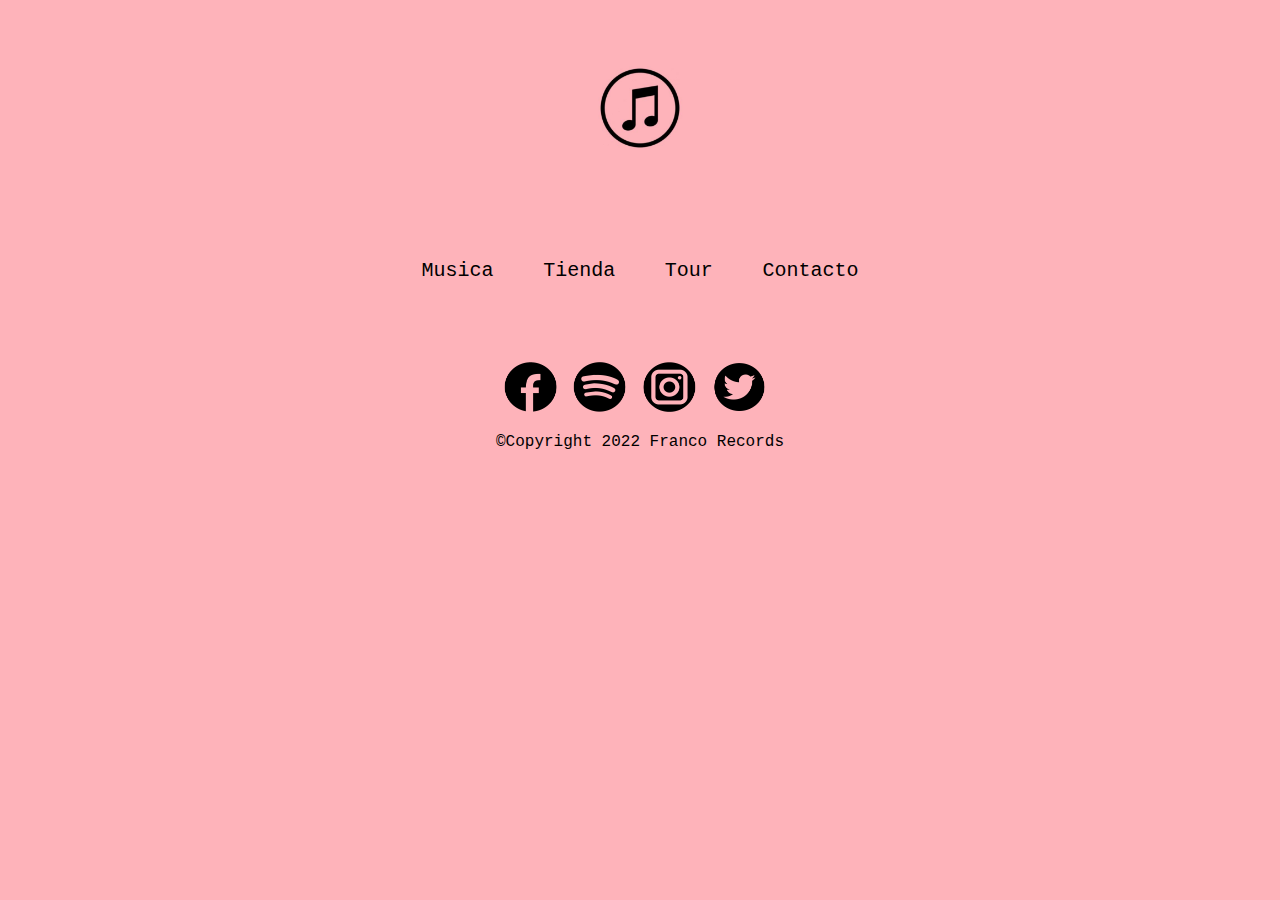
<file: Index.html>
<!DOCTYPE html>
<html lang="en">
<head>
    <meta charset="UTF-8">
    <meta http-equiv="X-UA-Compatible" content="IE=edge">
    <meta name="viewport" content="width=device-width, initial-scale=1.0">
    <title>BandWeb</title>
    <link rel="stylesheet" href="/estilos.css">
</head>

<body>  <!--portada/logo-->
    <a class="logo-style" href="http://127.0.0.1:5501/Index.html">
        <img class= "logo" src="directorio/LOGO.jpg" alt="LOGO" width="200"  height="200">
    </a>

    

        <header>     <!--menu-->
            <nav>
                <ul class="nav_link">   
                    <li><a href="menu/Musica.html">Musica</a></li>
                    <li><a href="menu/Tienda.html">Tienda</a></li>
                    <li><a href="menu/Tour.html">Tour</a></li>
                    <li><a href="menu/Contacto.html">Contacto</a></li>
                </ul>
            </nav>
        </header>
        


        <div class="clearfix">

    <div id="container">

        <footer>
            <div class="redes-footer">
                <ul>
                    <a href="http://127.0.0.1:5501/Index.html">
                    <img src="directorio/face.png" alt="LOGO" width="60"  height="50">
                    </a>
                    <a href="http://127.0.0.1:5501/Index.html">
                    <img src="directorio/spoty.png" alt="LOGO" width="60"  height="50">
                    </a>
                    <a href="http://127.0.0.1:5501/Index.html">
                    <img src="directorio/insta.png" alt="LOGO" width="60"  height="50">
                    </a>
                    <a href="http://127.0.0.1:5501/Index.html">
                    <img src="directorio/twitter.png" alt="LOGO" width="60"  height="50">
                    </a>
                </ul>   
            </div>
         <p>©Copyright 2022 Franco Records</p>
        </footer>
        <p></p>   
</body>
</html>
</file>
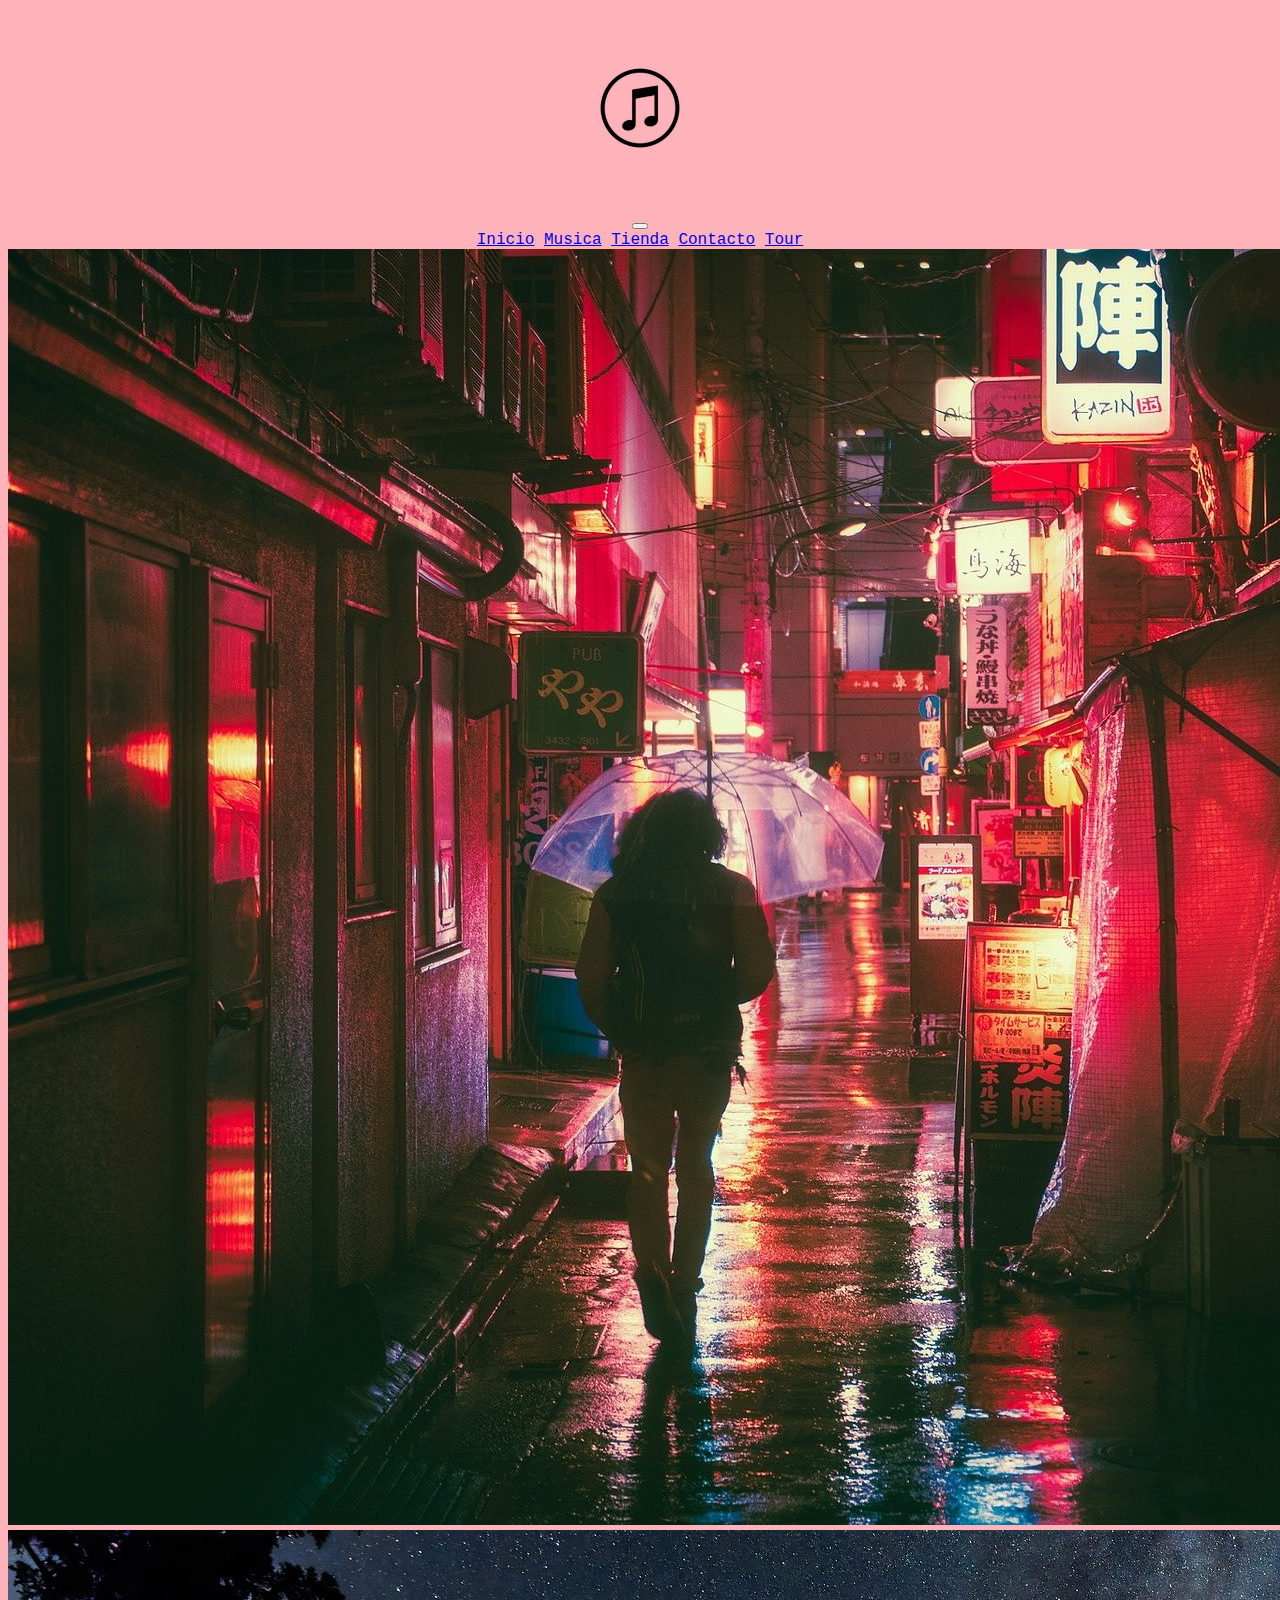
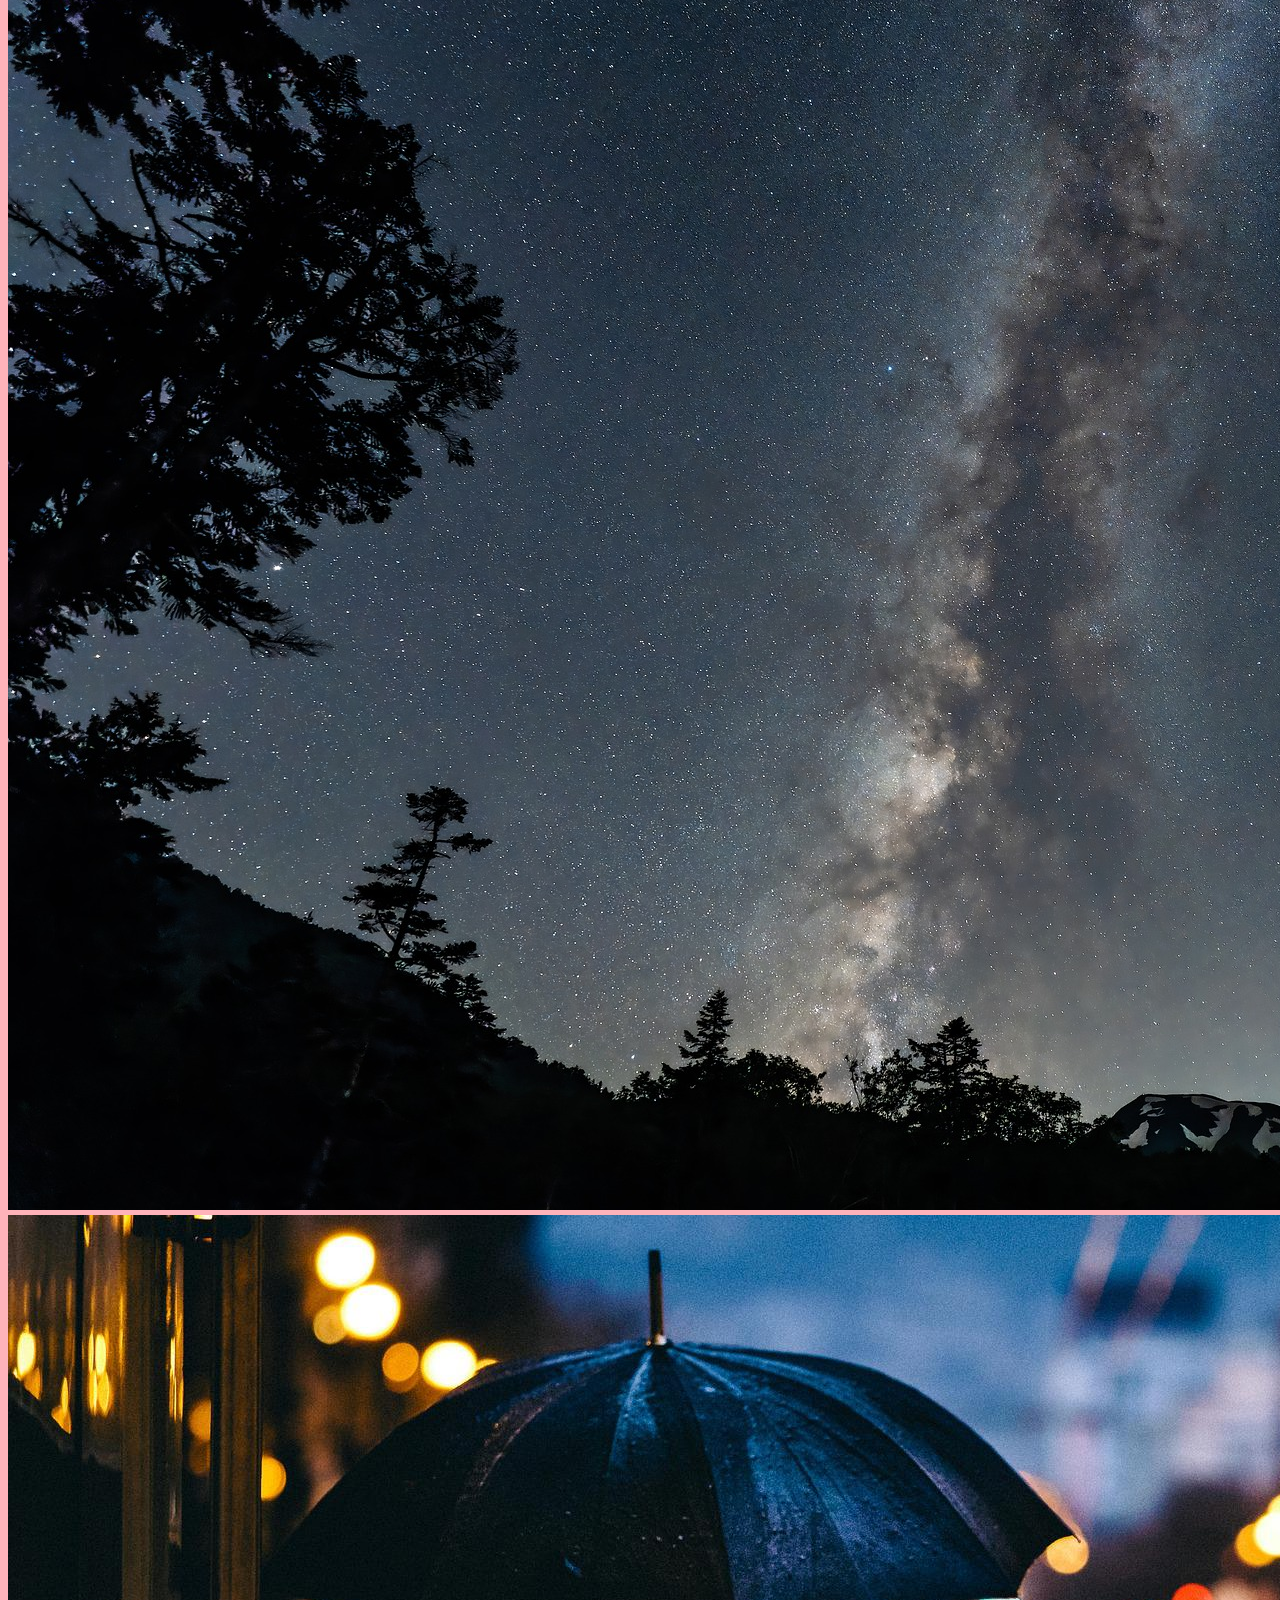
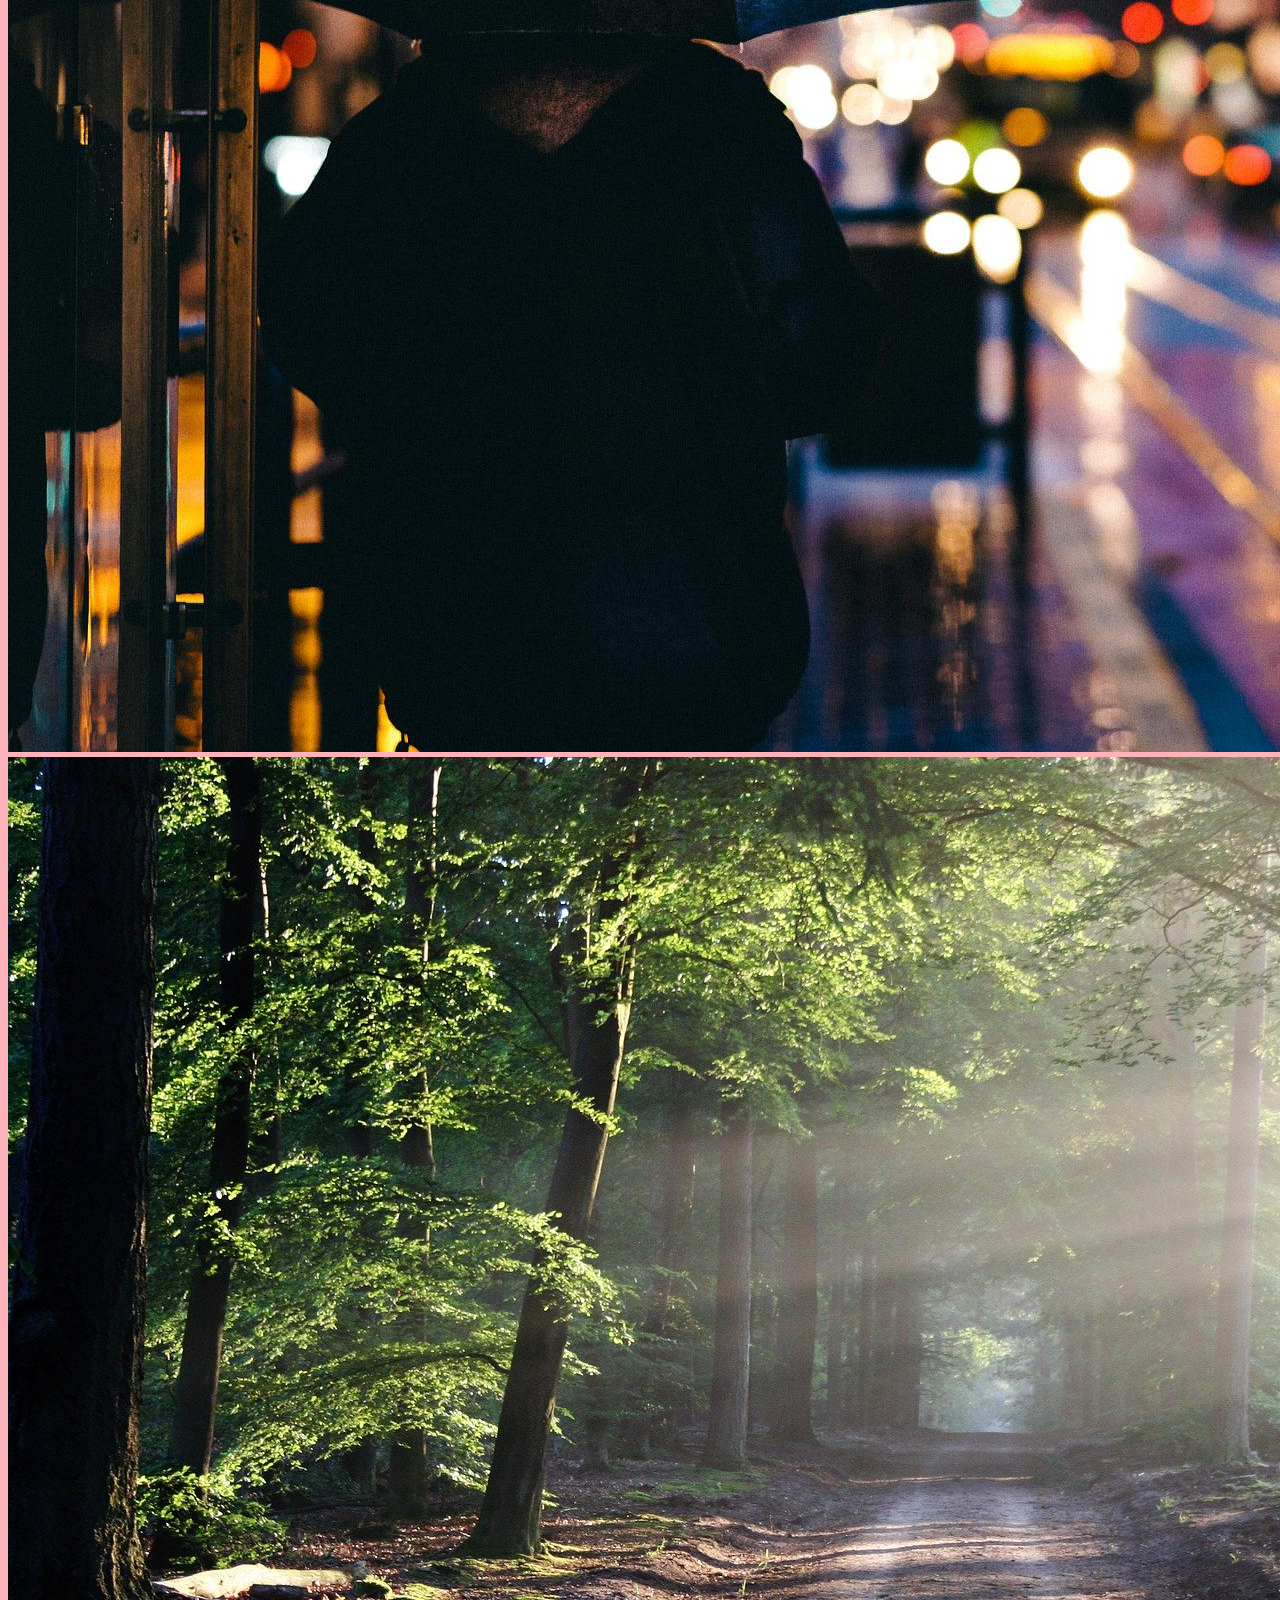
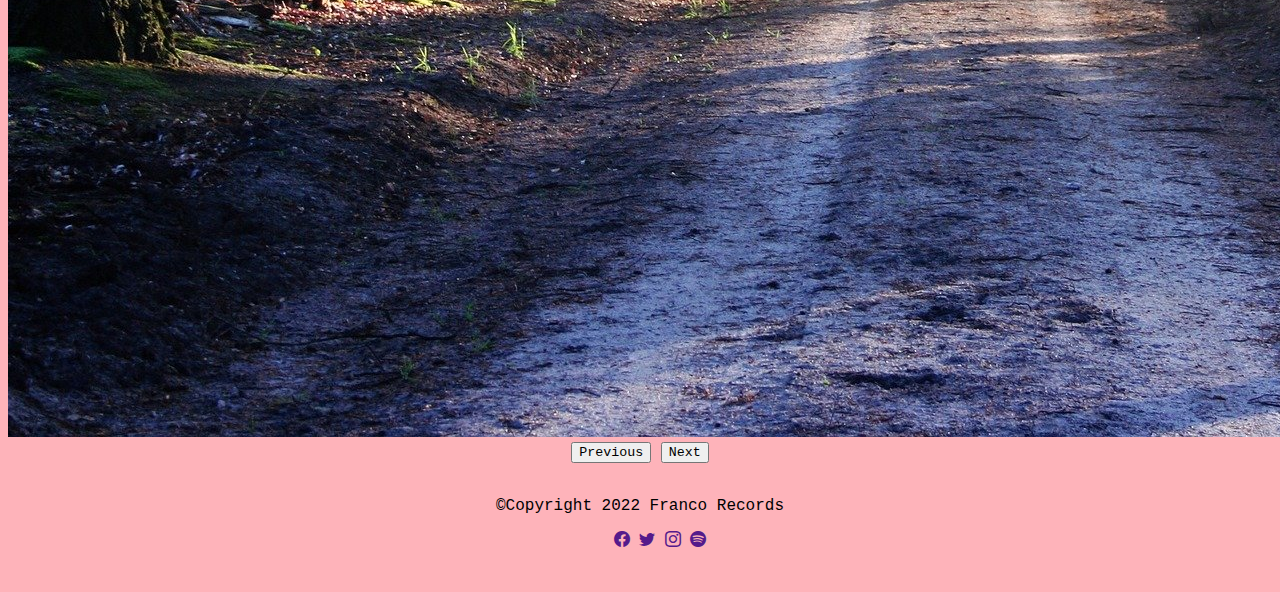
<file: index.html>
<!DOCTYPE html>
<html lang="en">
            <!-- Bootstrap CSS -->
<link href="https://cdn.jsdelivr.net/npm/bootstrap@5.1.3/dist/css/bootstrap.min.css" rel="stylesheet" integrity="sha384-1BmE4kWBq78iYhFldvKuhfTAU6auU8tT94WrHftjDbrCEXSU1oBoqyl2QvZ6jIW3" crossorigin="anonymous">
<head>
    <meta charset="UTF-8">
    <meta http-equiv="X-UA-Compatible" content="IE=edge">
    <meta name="viewport" content="width=device-width, initial-scale=1.0">
    <title>BandWeb</title>
    <link rel="stylesheet" href="https://cdn.jsdelivr.net/npm/bootstrap-icons@1.8.1/font/bootstrap-icons.css">
    <link rel="stylesheet" href="/estilos.css">
</head>

<body>  <!--portada/logo-->
    <a class="logo-style" href="http://127.0.0.1:5501/Index.html">
        <img class= "logo" src="directorio/LOGO.jpg" alt="LOGO" width="200"  height="200">
    </a>
            <!--========================================================== -->
                                    <!-- ENCABEZADO/NAV -->
            <!--========================================================== -->
          <header>
                <nav class= "navbar navbar-expand-lg navbar-light bg-light">
                    <div class="container-fluid">
                      <button class="navbar-toggler" type="button" data-bs-toggle="collapse" data-bs-target="#navbarNavAltMarkup" aria-controls="navbarNavAltMarkup" aria-expanded="false" aria-label="Toggle navigation">
                        <span class="navbar-toggler-icon"></span>
                      </button>
                      <div class="collapse navbar-collapse" id="navbarNavAltMarkup">
                        <div class="navbar-nav">
                          <a class="nav-link active" aria-current="page" href="http://127.0.0.1:5501/Index.html">Inicio</a>
                          <a class="nav-link" href="/menu/Musica.html">Musica</a>
                          <a class="nav-link" href="/menu/Tienda.html">Tienda</a>
                          <a class="nav-link"  href="/menu/Contacto.html">Contacto</a>
                          <a class="nav-link"  href="/menu/Tour.html">Tour</a>
                        </div>
                      </div>
                    </div>
                </nav>  
          </header>

        

            <!--========================================================== -->
                                    <!-- GALERIA -->
            <!--========================================================== -->

      <div id="carousel" class="carousel slide" data-bs-ride="carousel">
                <div class="carousel-inner">
                  <div class="carousel-item active" data-bs-interval="3000">
                    <img src="/directorio/slide1.jpg" class="d-block w-100" alt="">
                  </div>

                  <div class="carousel-item" data-bs-interval="3000">
                    <img src="/directorio/slide2.jpg" class="d-block w-100" alt="...">
                  </div>

        
                  <div class="carousel-item" data-bs-interval="3000">
                    <img src="/directorio/slide3.jpg" class="d-block w-100" alt="...">
                  </div>

                  <div class="carousel-item" data-bs-interval="3000">
                    <img src="/directorio/slide4.jpg" class="d-block w-100" alt="...">
                  </div>

                </div>
                <button class="carousel-control-prev" type="button" data-bs-target="#carousel"  data-bs-slide="prev">
                  <span class="carousel-control-prev-icon" aria-hidden="true"></span>
                  <span class="visually-hidden">Previous</span>
                </button>
                <button class="carousel-control-next" type="button" data-bs-target="#carousel"  data-bs-slide="next">
                  <span class="carousel-control-next-icon" aria-hidden="true"></span>
                  <span class="visually-hidden">Next</span>
                </button>
              </div>    



            <!--========================================================== -->
                                    <!-- FOOTER -->
            <!--========================================================== -->
    <footer class="w-100  d-flex  align-items-center justify-content-center flex-wrap">
                <p class="fs-5 px-3  pt-3">©Copyright 2022 Franco Records</p>
                <div id="iconos" >
                <ul> 
                    <a href=""><i class="bi bi-facebook"></i></a>
                    <a href=""><i class="bi bi-twitter"></i></a>
                    <a href=""><i class="bi bi-instagram"></i></a>  
                    <a href=""><i class="bi bi-spotify"></i></a>
                  </ul>
                </div>
    </footer>
    

    <script src="https://cdn.jsdelivr.net/npm/bootstrap@5.1.3/dist/js/bootstrap.bundle.min.js" integrity="sha384-ka7Sk0Gln4gmtz2MlQnikT1wXgYsOg+OMhuP+IlRH9sENBO0LRn5q+8nbTov4+1p" crossorigin="anonymous"></script>


</body>
</html>
</file>
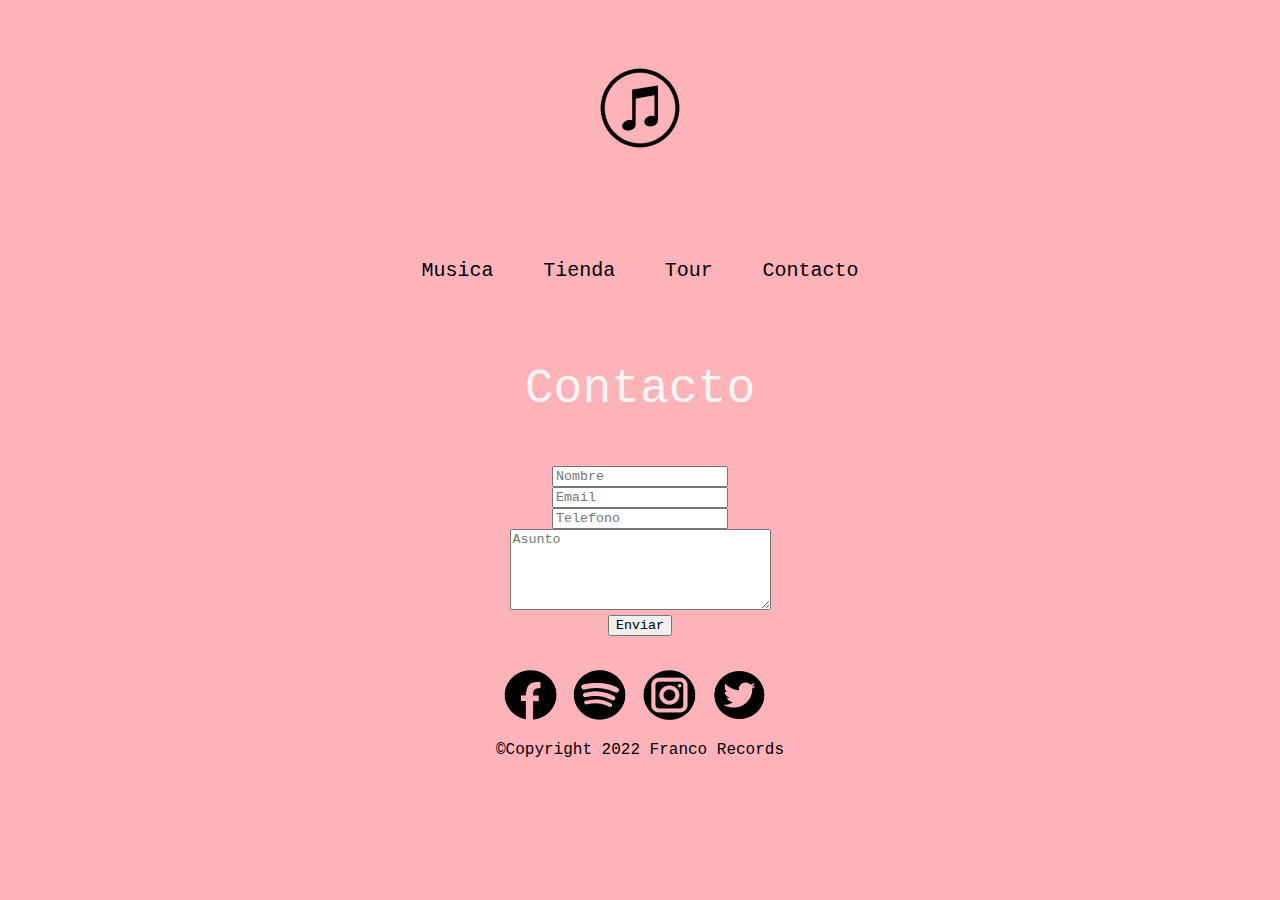
<file: menu/Contacto.html>
<!DOCTYPE html>
<html lang="en">
<head>
    <meta charset="UTF-8">
    <meta http-equiv="X-UA-Compatible" content="IE=edge">
    <meta name="viewport" content="width=device-width, initial-scale=1.0">
    <title>BandWeb</title>
    <link rel="stylesheet" href="../estilos.css">
</head>


<body>
    <a href="http://127.0.0.1:5501/Index.html">
        <img class= "logo" src="/directorio/LOGO.jpg" alt="LOGO" width="200"  height="200">
    </a>

  
        <header>     <!--menu-->
            <nav>
                <ul class="nav_link">   
                    <li><a href="/menu/Musica.html">Musica</a></li>
                    <li><a href="/menu/Tienda.html">Tienda</a></li>
                    <li><a href="/menu/Tour.html">Tour</a></li>
                    <li><a href="/menu/Contacto.html">Contacto</a></li>
                </ul>
            </nav>
        </header>

             <div class="clearfix"></div>
        
    <div id="container">
        
            <section id="content">
                   </section>
                   <section class="sub-title"> Contacto </section>
              
                        <form class="formulario-style" action="enviar.php" method="post" enctype="text/plain">
                            <input type="text" required placeholder="Nombre" required> <br>
                            <input type="email" required placeholder="Email"> <br>
                            <input type="text" required placeholder="Telefono"> <br>
                            <textarea name="areadetexto" id="" cols="30" rows="5" placeholder="Asunto"></textarea> <br>
                            <input type="submit" value="Enviar">
                        </form>
                
                <footer>
                    <div class="redes-footer">
                        <ul>
                            <a href="http://127.0.0.1:5501/Index.html">
                            <img src="/directorio/face.png" alt="LOGO" width="60"  height="50">
                            </a>
                            <a href="http://127.0.0.1:5501/Index.html">
                            <img src="/directorio/spoty.png" alt="LOGO" width="60"  height="50">
                            </a>
                            <a href="http://127.0.0.1:5501/Index.html">
                            <img src="/directorio/insta.png" alt="LOGO" width="60"  height="50">
                            </a>
                            <a href="http://127.0.0.1:5501/Index.html">
                            <img src="/directorio/twitter.png" alt="LOGO" width="60"  height="50">
                            </a>
                        </ul>   
                    </div>
                 <p>©Copyright 2022 Franco Records</p>
                </footer>   
    </div>        
     
 </body>
</html>
</file>
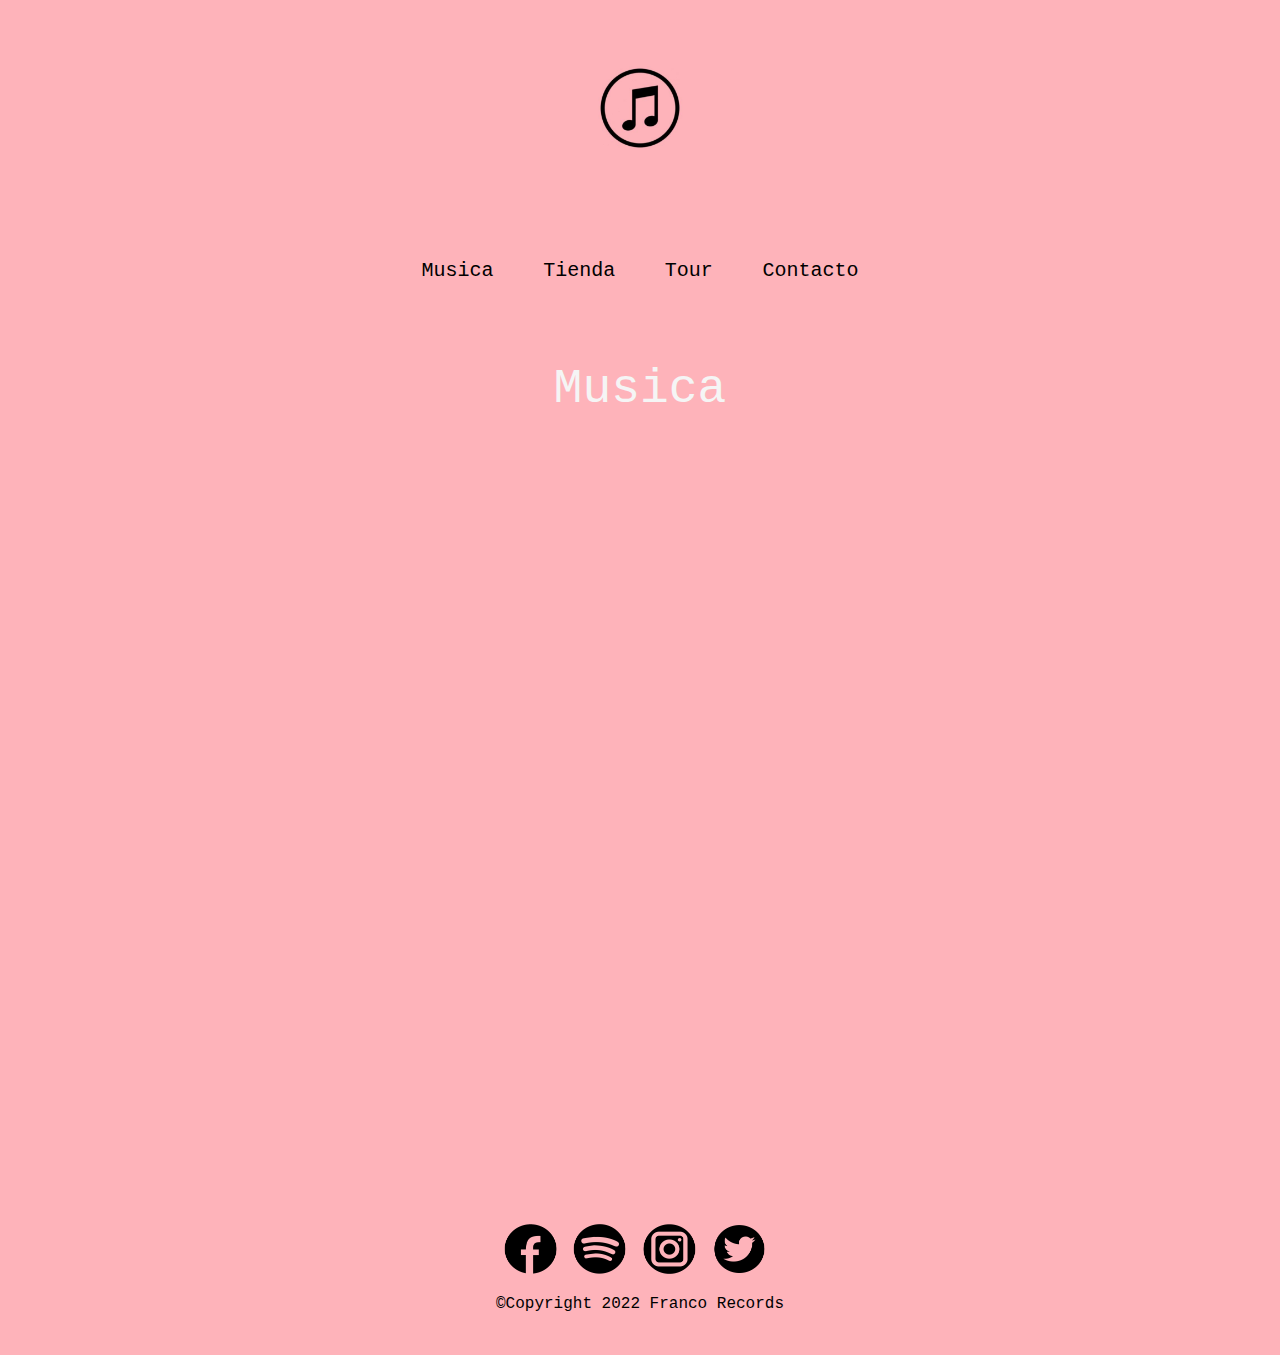
<file: menu/Musica.html>
<!DOCTYPE html>
<html lang="en">
<head>
    <meta charset="UTF-8">
    <meta http-equiv="X-UA-Compatible" content="IE=edge">
    <meta name="viewport" content="width=device-width, initial-scale=1.0">
    <title>BandWeb</title>
    <link rel="stylesheet" href="../estilos.css"/>
</head>

<body>
    <a href="http://127.0.0.1:5501/Index.html">
        <img class= "logo" src="/directorio/LOGO.jpg" alt="LOGO" width="200"  height="200">
    </a>

        <header>     <!--menu-->
            <nav>
                <ul class="nav_link">   
                    <li><a href="/menu/Musica.html">Musica</a></li>
                    <li><a href="/menu/Tienda.html">Tienda</a></li>
                    <li><a href="/menu/Tour.html">Tour</a></li>
                    <li><a href="/menu/Contacto.html">Contacto</a></li>
                </ul>
            </nav>
        </header>

        <div class="clearfix"></div>
        
    <div id="container">
        <section class="sub-title"> Musica</section>
        <div class="music-container">

            <div class="music-item"> 
                <iframe src="https://www.youtube.com/embed/SVJyuShEEJE" title="Youtube video player" frameborder="0" allow="accelerometer; autoplay; clipboard-write; encrypted-media; gyroscope; picture-in-picture" allowfullscreen></iframe>
            </div> 
            <div class="music-item"> 
                <iframe  src="https://www.youtube.com/embed/h_wbdgbCujs" title="YouTube video player" frameborder="0" allow="accelerometer; autoplay; clipboard-write; encrypted-media; gyroscope; picture-in-picture" allowfullscreen></iframe>
            </div>
            <div class="music-item"> 
                <iframe src="https://www.youtube.com/embed/sHdnV001cBA" title="YouTube video player" frameborder="0" allow="accelerometer; autoplay; clipboard-write; encrypted-media; gyroscope; picture-in-picture" allowfullscreen></iframe>
            </div> 
            <div class="music-item">
                <iframe  src="https://www.youtube.com/embed/eJWpblre4og" title="YouTube video player" frameborder="0" allow="accelerometer; autoplay; clipboard-write; encrypted-media; gyroscope; picture-in-picture" allowfullscreen></iframe>
            </div>
        </div> 

        <footer>
            <div class="redes-footer">
                <ul>
                    <a href="http://127.0.0.1:5501/Index.html">
                    <img src="/directorio/face.png" alt="LOGO" width="60"  height="50">
                    </a>
                    <a href="http://127.0.0.1:5501/Index.html">
                    <img src="/directorio/spoty.png" alt="LOGO" width="60"  height="50">
                    </a>
                    <a href="http://127.0.0.1:5501/Index.html">
                    <img src="/directorio/insta.png" alt="LOGO" width="60"  height="50">
                    </a>
                    <a href="http://127.0.0.1:5501/Index.html">
                    <img src="/directorio/twitter.png" alt="LOGO" width="60"  height="50">
                    </a>
                </ul>   
            </div>
            <p>©Copyright 2022 Franco Records</p>
        </footer> 
    </div>  
</body>
</html>
</file>
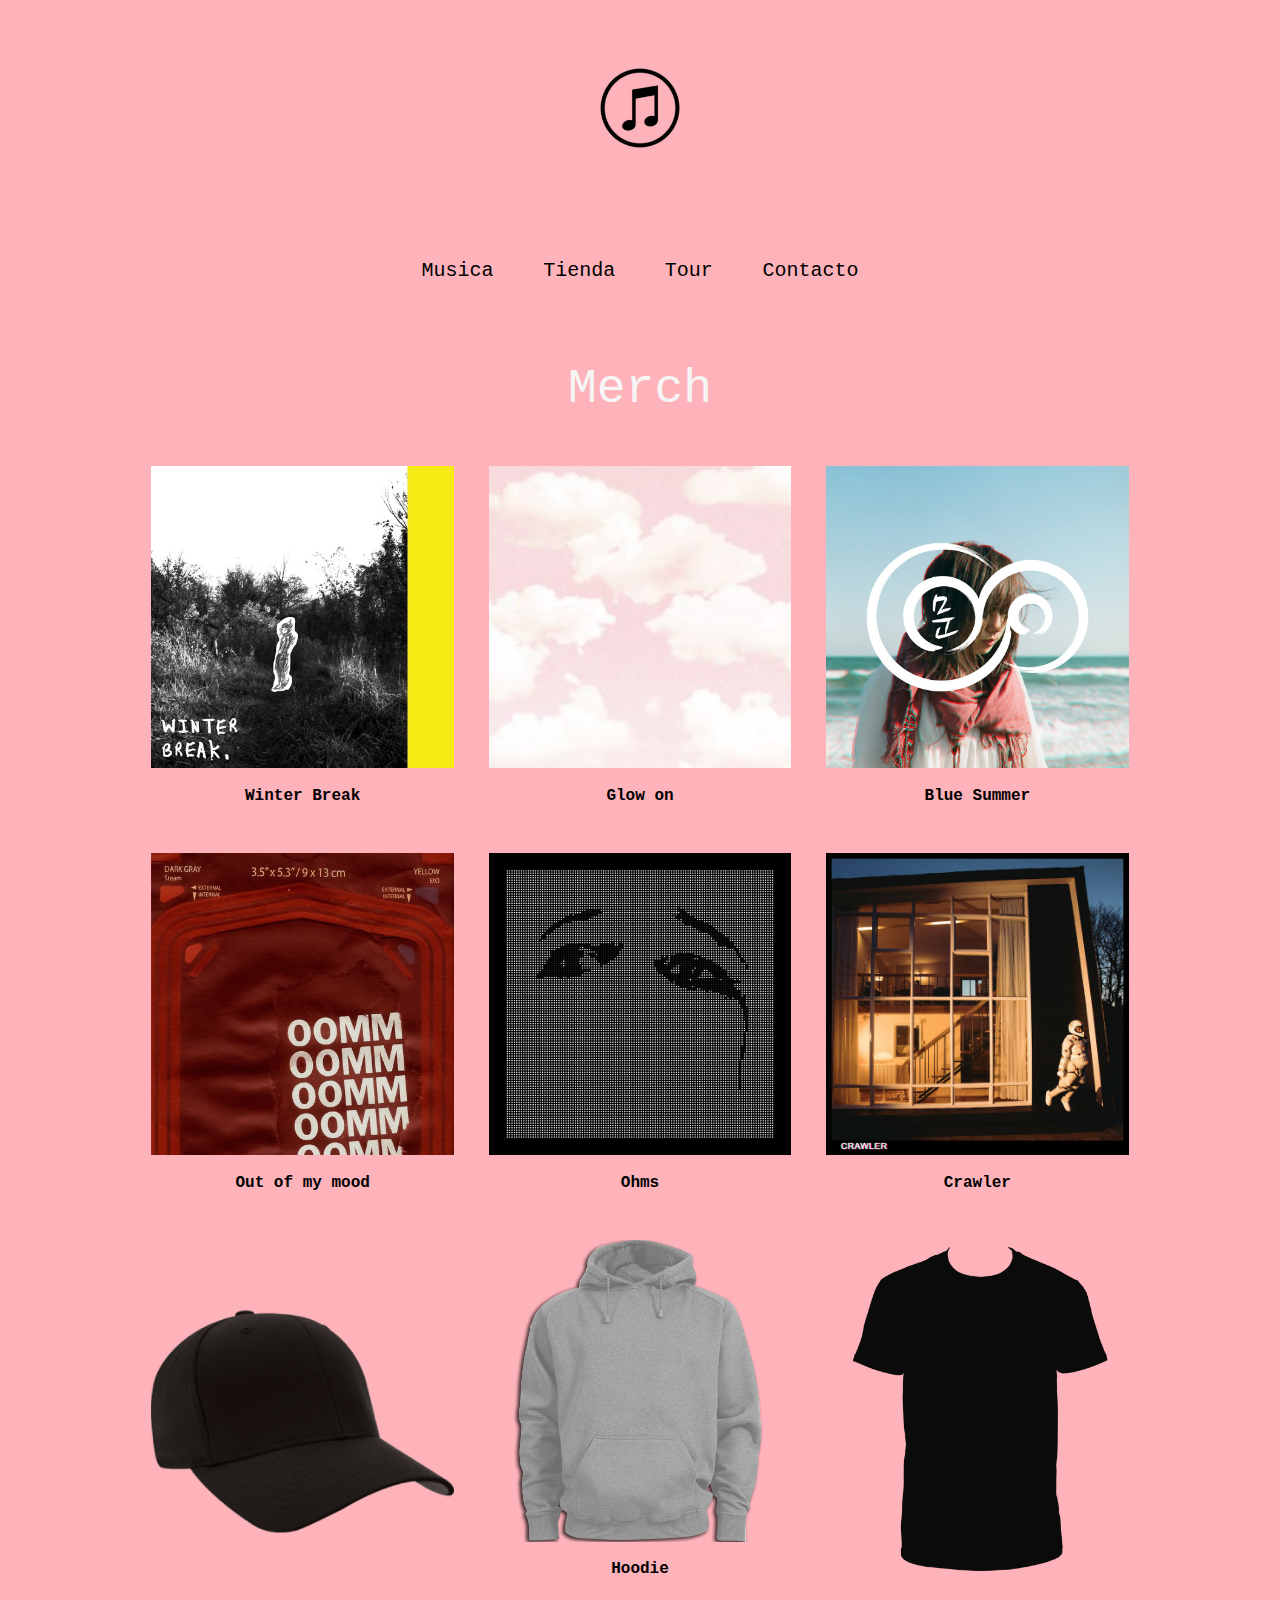
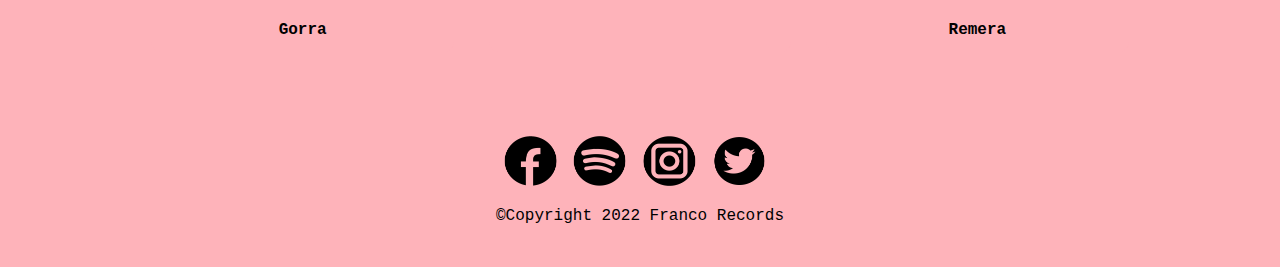
<file: menu/Tienda.html>
<!DOCTYPE html>
<html lang="en">
<head>
    <meta charset="UTF-8">
    <meta http-equiv="X-UA-Compatible" content="IE=edge">
    <meta name="viewport" content="width=device-width, initial-scale=1.0">
    <title>Document</title>
    <link rel="stylesheet" href="../estilos.css"/>
</head>

<body>
    <a class="logo-style" href="http://127.0.0.1:5501/Index.html">
        <img class= "logo" src="/directorio/LOGO.jpg" alt="LOGO" width="200"  height="200">
    </a>  

     <header>     <!--menu-->
            <nav>
                <ul class="nav_link">   
                    <li><a href="/menu/Musica.html">Musica</a></li>
                    <li><a href="/menu/Tienda.html">Tienda</a></li>
                    <li><a href="/menu/Tour.html">Tour</a></li>
                    <li><a href="/menu/Contacto.html">Contacto</a></li>
                </ul>
            </nav>
        </header>
    <div id="container">  
        <section class="sub-title"> Merch </section>

        <div class="shop-container">   
                
            <div class="item-container">
                <img src="/directorio/song4.jpg" alt="" class="galery-img" >
                <h2 class="galery-title">Winter Break</h2>
            </div>

            <div class="item-container"> 
                <img src="/directorio/Turnstile-Glow-On-300x300.jpg" alt="" class="galery-img" >
                <h2 class="galery-title">Glow on</h2>  	
            </div>
            <div class="item-container"> 
                <img src="/directorio/son3.jpg" alt="" class="galery-img">
                <h2 class="galery-title">Blue Summer</h2>  	
            </div>
                
            <div class="item-container"> 
                <img src="/directorio/song2.jpg" alt="" class="galery-img">
                <h2 class="galery-title">Out of my mood</h2>  	
            </div>
            <div class="item-container"> 
                <img src="/directorio/ohms.png" alt="" class="galery-img">
                <h2 class="galery-title">Ohms</h2>  	
            </div>
            <div class="item-container"> 
                <img src="/directorio/crawlers.jpg" alt="" class="galery-img">
                <h2 class="galery-title">Crawler</h2>  	
            </div>
            <div class="item-container"> 
                <img src="/directorio/hat.png" alt="" class="galery-img">
                <h2 class="galery-title">Gorra</h2>  	
            </div>
            <div class="item-container"> 
                <img src="/directorio/hoodie.png" alt="" class="galery-img">
                <h2 class="galery-title">Hoodie</h2>  	
            </div>
            <div class="item-container"> 
                <img src="/directorio/shirt.png" alt="" class="galery-img">
                <h2 class="galery-title">Remera</h2>  	
            </div>
         
        </div> 


        <footer>
            <div class="redes-footer">
                <ul>
                    <a href="http://127.0.0.1:5501/Index.html">
                    <img src="/directorio/face.png" alt="LOGO" width="60"  height="50">
                    </a>
                    <a href="http://127.0.0.1:5501/Index.html">
                    <img src="/directorio/spoty.png" alt="LOGO" width="60"  height="50">
                    </a>
                    <a href="http://127.0.0.1:5501/Index.html">
                    <img src="/directorio/insta.png" alt="LOGO" width="60"  height="50">
                    </a>
                    <a href="http://127.0.0.1:5501/Index.html">
                    <img src="/directorio/twitter.png" alt="LOGO" width="60"  height="50">
                    </a>
                </ul>   
            </div>
            <p>©Copyright 2022 Franco Records</p>
        </footer>   
  
</body>
</html>
</file>
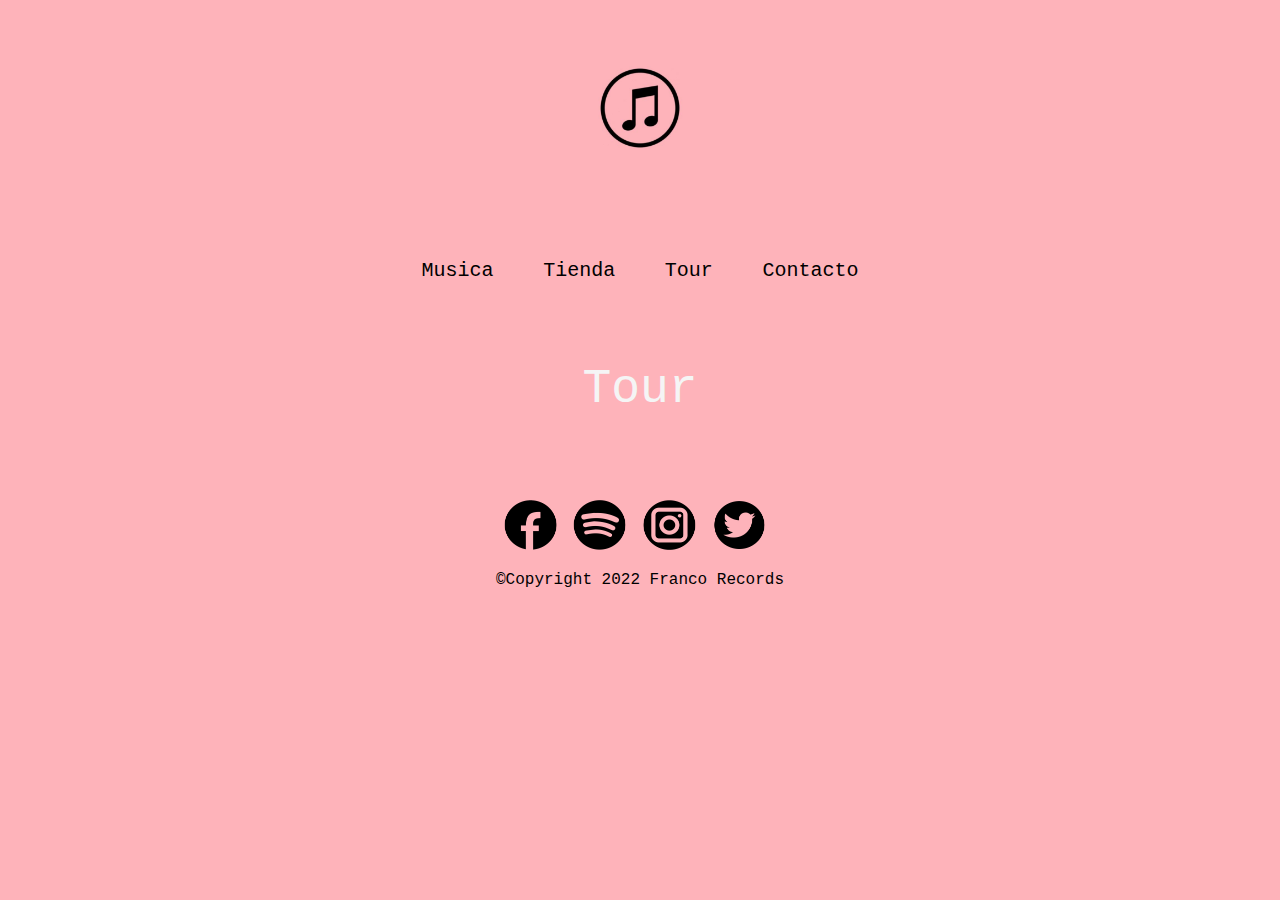
<file: menu/Tour.html>
<!DOCTYPE html>
<html lang="en">
<head>
    <meta charset="UTF-8">
    <meta http-equiv="X-UA-Compatible" content="IE=edge">
    <meta name="viewport" content="width=device-width, initial-scale=1.0">
    <title>Document</title>
    <link rel="stylesheet" href="../estilos.css"/>
</head>

<body>
    <a href="http://127.0.0.1:5501/Index.html">
        <img class= "logo" src="/directorio/LOGO.jpg" alt="LOGO" width="200"  height="200">
    </a>  

    
        <header>     <!--menu-->
            <nav>
                <ul class="nav_link">   
                    <li><a href="/menu/Musica.html">Musica</a></li>
                    <li><a href="/menu/Tienda.html">Tienda</a></li>
                    <li><a href="/menu/Tour.html">Tour</a></li>
                    <li><a href="/menu/Contacto.html">Contacto</a></li>
                </ul>
            </nav>
        </header>
         
        <div class="clearfix"></div>

    <div id="container">
        <section class="sub-title"> Tour </section>
        <article>

        <p> </p>

        <p></p>

        <p> </p>

        </article>  
        <footer>
            <div class="redes-footer">
                <ul>
                    <a href="http://127.0.0.1:5501/Index.html">
                    <img src="/directorio/face.png" alt="LOGO" width="60"  height="50">
                    </a>
                    <a href="http://127.0.0.1:5501/Index.html">
                    <img src="/directorio/spoty.png" alt="LOGO" width="60"  height="50">
                    </a>
                    <a href="http://127.0.0.1:5501/Index.html">
                    <img src="/directorio/insta.png" alt="LOGO" width="60"  height="50">
                    </a>
                    <a href="http://127.0.0.1:5501/Index.html">
                    <img src="/directorio/twitter.png" alt="LOGO" width="60"  height="50">
                    </a>
                </ul>   
            </div>
        <p>©Copyright 2022 Franco Records</p>
        </footer>   
    </div>    
</body>
</html>
</file>
<file: estilos.css>
body {
    background: #feb3ba;
    text-align: center;
}

header{
    background-color: #feb3ba;
}

header nav li{
    display: flex;
    flex-direction: row;
    justify-content: space-between;
}

.logo-style{
    border-bottom: 0%;
}

.nav_link  {
    list-style: none;
    padding: 30px;
}

.nav_link  li  {
    display: inline-block;
    padding: 0% 20px;
    
}

.nav_link li a {
    transition: all 0,6s ease 0s;
    text-decoration: none;
    color: black;
    font-size: 20px;
}

.nav_link li a:hover {
    color: rgb(255, 255, 255);
} 


/* #container {
    height: auto;
    width: 1100px; 
    margin: 0px auto;
    border: 1px solid white;
    
}  */
/*-----FOOTER-----*/

footer {
    height: auto;
    width: 1100px;
    margin: 60px ;    
    display: inline;
    
}

footer div ul a{
    text-decoration: none;
    
}



.redes-footer ul{
    margin-right: 50px;
}


/*---------------formulario--------------*/
fieldset {
    height: auto;
    width: auto;
    margin: 0px;  
}

.clearfix {
    clear: both;
}

*{
   font-family: 'Courier New', Courier, monospace;
}


             /*Estilos de tienda*/

.sub-title{
    font-size: 3rem;
    margin: 50px;
    color: whitesmoke;
}
/*---shop efect------*/
.item-container{
    background-color: #feb3ba;
    border-radius: 10px;
}


/* Start: Video Responsive */

.music-item iframe{

    height:100%;
    width:100%;
    
}
/* End: Video Responsive */

@media only screen and (min-width:480px){
    /*-----------style tienda-------*/
    .shop-container{
        display: grid;
        grid-template-columns: repeat(2, 6cm);
        /* grid-template-rows: repeat(2, 2 cm) 4cm; */
        grid-column-gap: 1cm;
        grid-row-gap: 1cm;
        margin-top: 0%;
        margin-bottom: 1cm;
        justify-content: center;
    }
        
    
    .galery-img{
        width: 45%;
    }


    .galery-title{
        font-size: 1rem;
    }
 /*----------Estilo Musica-----*/  
    .music-item iframe{
        height:350px;
        width:500px;
    }
}


@media only screen and (min-width:1024px){
    /*-----------style tienda-------*/
    .shop-container{
        display: grid;
        grid-template-columns: repeat(3, 8cm);
        grid-template-rows: repeat(2, 4 cm) 4cm;
        grid-column-gap: 35px;
        grid-row-gap: 35px;
        margin-top: 0%;
        margin-bottom: 50px;
        justify-content: center;
    }
        
    
    .galery-img{
        width: 100%;
    }
    

        /*----------Estilo Musica-----*/  
    .music-container{
        display: grid;
        grid-template-columns: repeat(2, 1fr) ;
        grid-template-rows: repeat(2, 1fr) ;
        grid-column-gap: 17px;
        grid-row-gap: 14px;
        justify-content: center;
    }
        

    .music-item iframe{
        height:350px;
        width:500px;
    }
}
</file>
